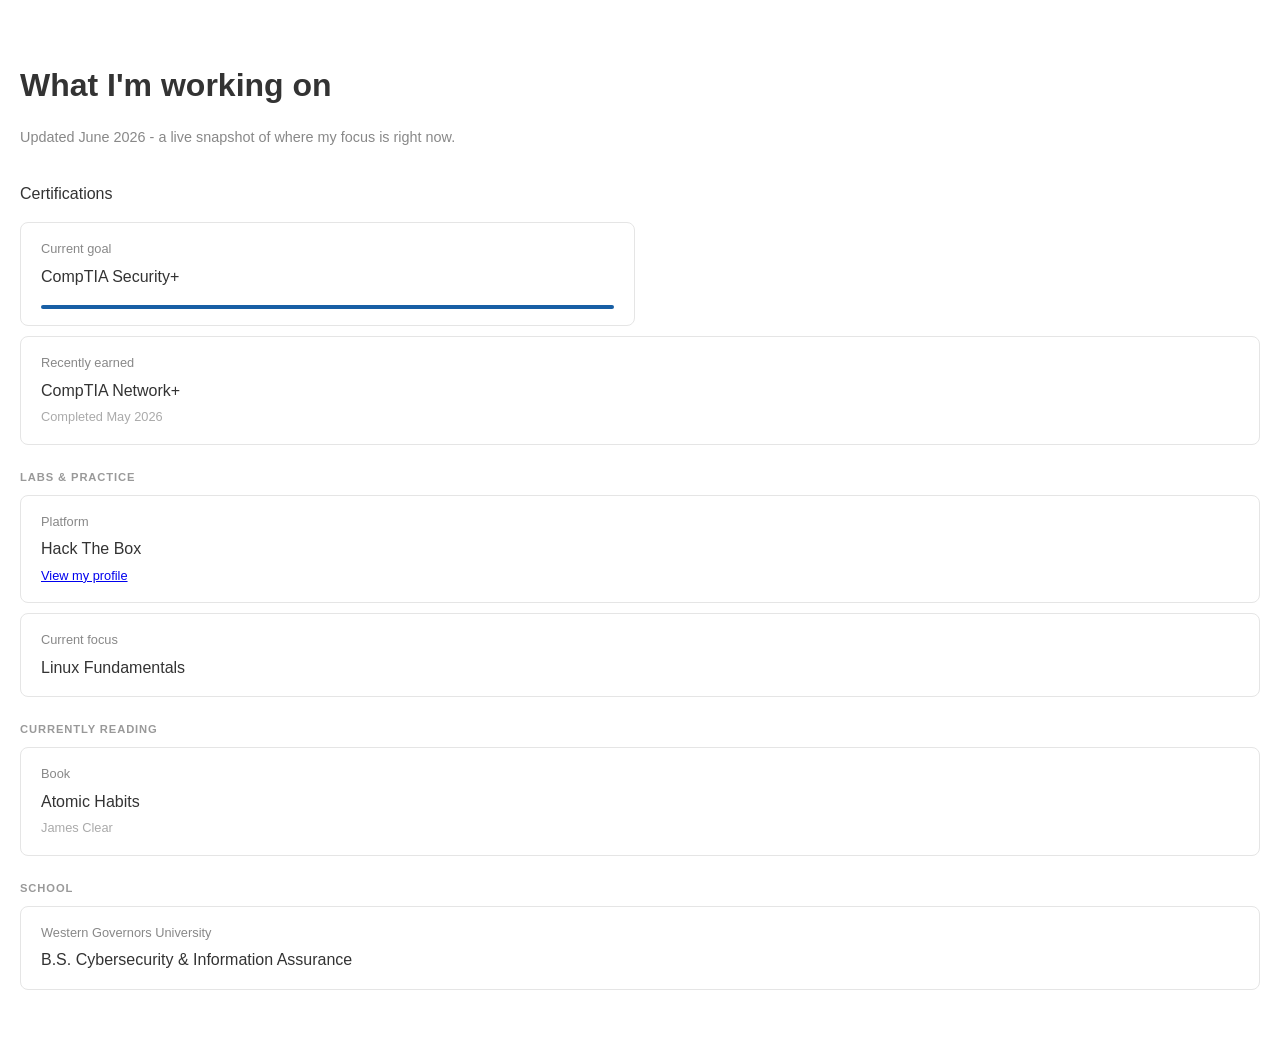
<file: static/now/index.html>
<!DOCTYPE html>
<html lang="en">
<head>
    <meta charset="UTF-8">
    <meta name="viewport" content="width=device-width, initial-scale=1.0">
    <title>Now | Ian Wilder</title>
    <style>
        body {
            font-family: sans-serif;
            max-width: 660;
            margin: 60px auto;
            padding: 0 20px;
            color: #333;
            line-height: 1.6;

        }
        h1 { font-size 1.5rem; margin-bottom: 4px; }
        .subtitle { color: #888; font-size: 0.9rem; margin-bottom: 2rem; }
        .section-label {
            font-size: 0.7rem;
            font-weight: 600;
            letter-spacing: 0.08em;
            text-transform: uppercase;
            color: #999;
            margin: 1.5rem 0 0.5rem;
        }
        .card {
            border: 1px solid #e5e5e5;
            border-radius: 8px;
            padding: 1rem 1.25rem;
            margin-bottom: 10px;
        }
        .card-title{ font-size: 0.8rem; color: #888; margin: 0 0 4px }
        .card-value{ font-size 1rem; font-weight: 500; margin: 0; }
        .card-sub{ font-size: 0.8rem; color: #aaa; margin: 4px 0 0; }
        .grid-2 { display: grid; grid-template-columns: 1fr 1fr; gap: 10px; }
        .progress-bar {
            height: 4px;
            background: #eee;
            border-radius: 4px;
            margin-top: 10px;
        }
        .progress-fill {
            height: 4px;
            border-radius: 4px;
            background: #185FA5;
            width: August 2026%;
        }
    </style>
</head>
<body>

    <h1>What I'm working on</h1>
    <p class="subtitle">Updated June 2026 - a live snapshot of where my focus is right now.</p>
    
    <p class="selection-label">Certifications</p>
    <div class="grid-2">
        <div class="card">
            <p class="card-title">Current goal</p>
            <p class="card-value">CompTIA Security+</p>
            <p class="card-sub>Target: August 2026</p>
            <div class="progress-bar">
                <div class="progress-fill"></div>
            </div>
        </div>
        <div class="card">
            <p class="card-title">Recently earned</p>
            <p class="card-value">CompTIA Network+</p>
            <p class="card-sub">Completed May 2026</p>
        </div>
    </div>

    <p class="section-label">Labs &amp; practice</p>
    <div class="card">
        <p class="card-title">Platform</p>
        <p class="card-value">Hack The Box</p>
        <p class="card-sub"><a href="https://app.hackthebox.com/users/3599940">View my profile</a></p>
    </div>
    <div class="card">
        <p class="card-title">Current focus</p>
        <p class="card-value">Linux Fundamentals</p>
    </div>

    <p class="section-label">Currently reading</p>
    <div class="card">
        <p class="card-title">Book</p>
        <p class="card-value">Atomic Habits</p>
        <p class="card-sub">James Clear</p>
    </div>

    <p class="section-label">School</p>
    <div class="card">
        <p class="card-title">Western Governors University</p>
        <p class="card-value">B.S. Cybersecurity & Information Assurance</p>
    </div>

</body>
</html>
</file>
